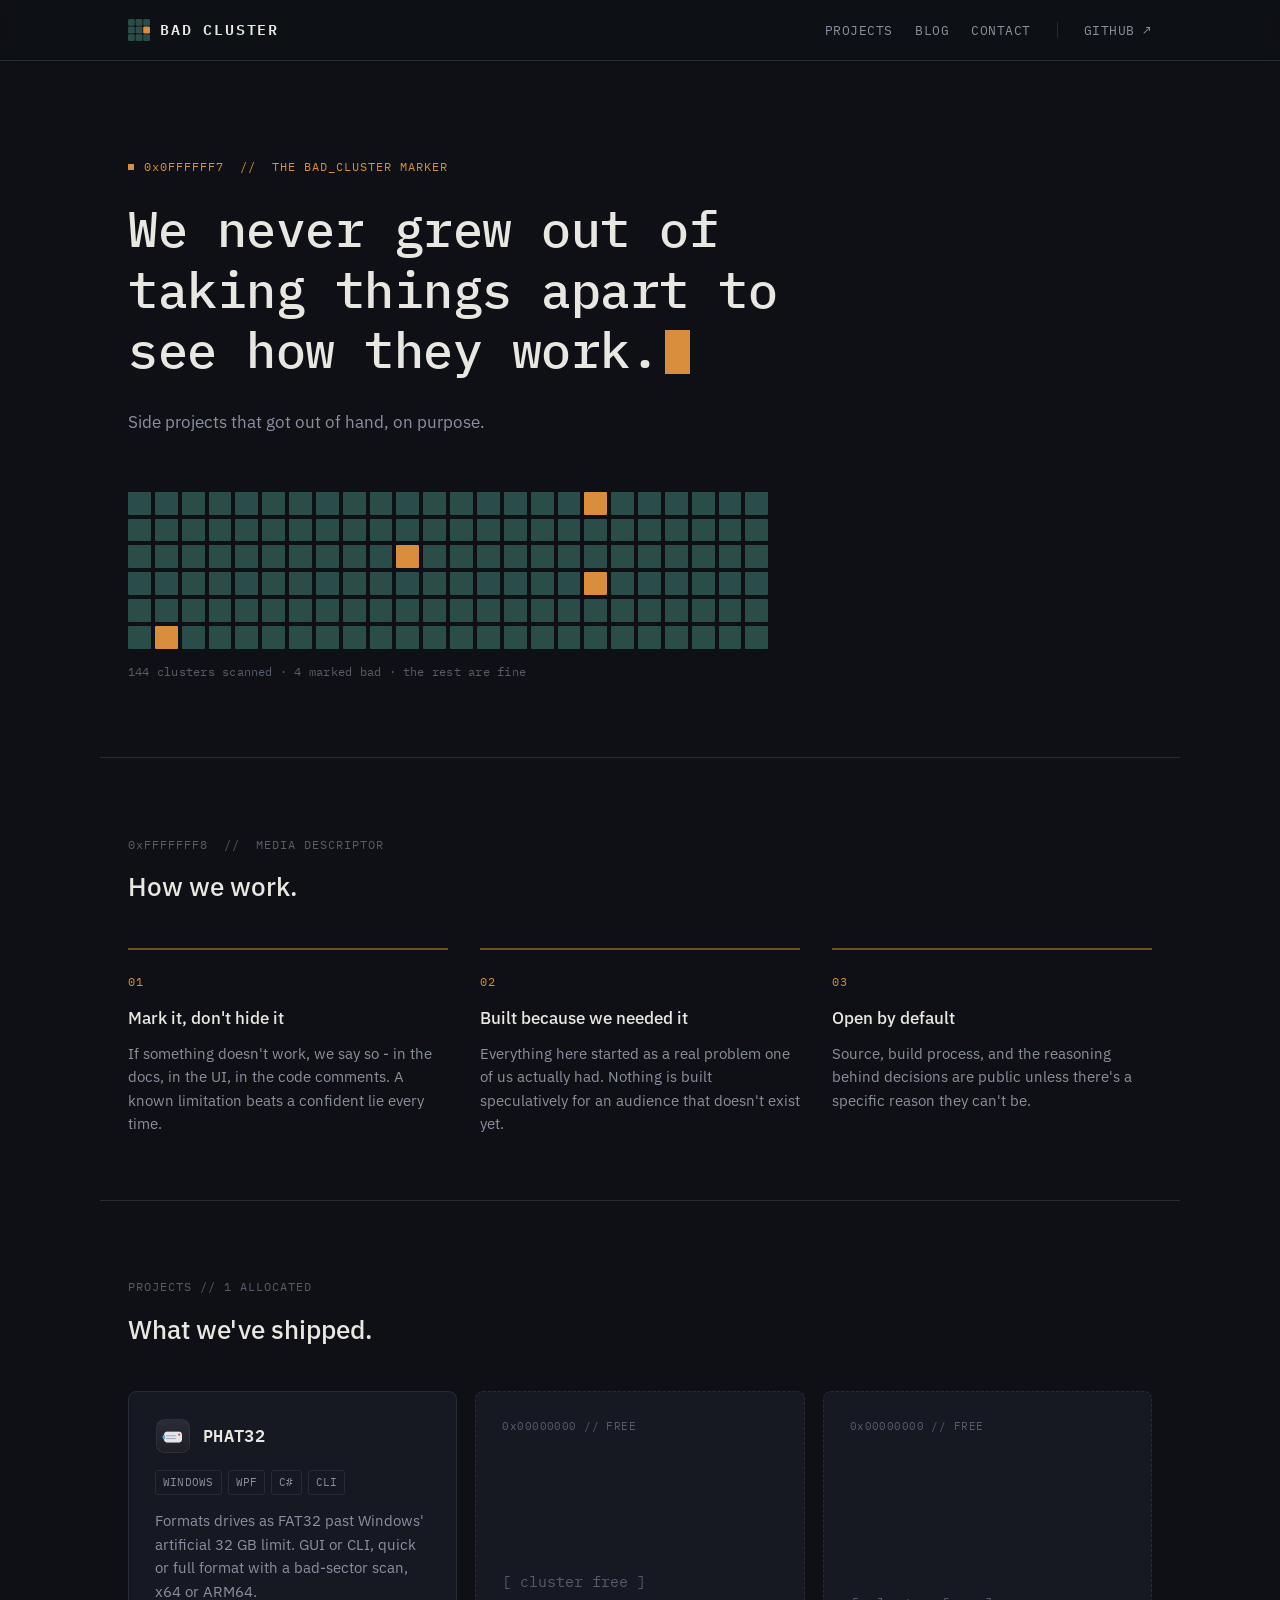
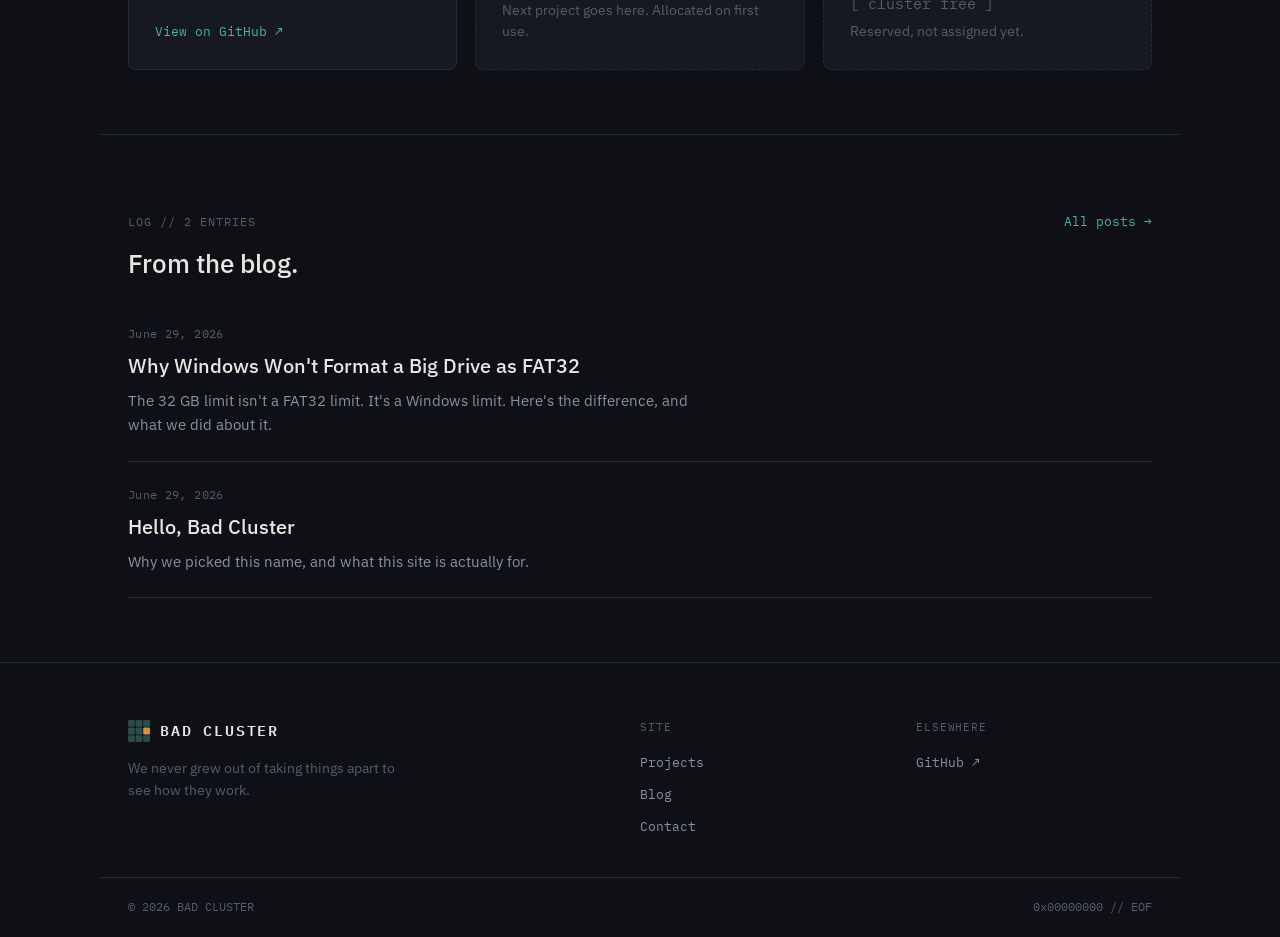
<file: index.html>
<!DOCTYPE html>
<html lang="en">
<head>
<meta charset="UTF-8">
<meta name="viewport" content="width=device-width, initial-scale=1.0">
<title>Bad Cluster</title>
<meta name="description" content="Side projects that got out of hand, on purpose.">
<link rel="canonical" href="https://badcluster.dev/">
<link rel="icon" href="/assets/favicon.ico">
<link rel="apple-touch-icon" href="/assets/logo/apple-touch-icon-512.png">
<link rel="stylesheet" href="/styles.css">
<link rel="preconnect" href="https://fonts.googleapis.com">
<link rel="preconnect" href="https://fonts.gstatic.com" crossorigin>
<link href="https://fonts.googleapis.com/css2?family=IBM+Plex+Mono:wght@400;500;600&family=IBM+Plex+Sans:wght@400;500;600&display=swap" rel="stylesheet">
</head>
<body>
<header>
  <div class="header-inner">
    <a class="wordmark" href="/"><svg class="wordmark-icon" viewBox="0 0 110 110" aria-hidden="true">
  <rect x="0" y="0" width="34" height="34" rx="6" fill="#2A4D49"/>
  <rect x="38" y="0" width="34" height="34" rx="6" fill="#2A4D49"/>
  <rect x="76" y="0" width="34" height="34" rx="6" fill="#2A4D49"/>
  <rect x="0" y="38" width="34" height="34" rx="6" fill="#2A4D49"/>
  <rect x="38" y="38" width="34" height="34" rx="6" fill="#2A4D49"/>
  <rect x="76" y="38" width="34" height="34" rx="6" fill="#D98E3E"/>
  <rect x="0" y="76" width="34" height="34" rx="6" fill="#2A4D49"/>
  <rect x="38" y="76" width="34" height="34" rx="6" fill="#2A4D49"/>
  <rect x="76" y="76" width="34" height="34" rx="6" fill="#2A4D49"/>
</svg>BAD CLUSTER</a>
    <button class="nav-toggle" id="navToggle" aria-expanded="false" aria-controls="primaryNav">MENU</button>
    <nav class="nav" id="primaryNav">
      <div class="nav-links">
        <a class="nav-link" href="/#projects">PROJECTS</a>
        <a class="nav-link" href="/blog/">BLOG</a>
        <a class="nav-link" href="/contact/">CONTACT</a>
      </div>
      <div class="nav-divider" aria-hidden="true"></div>
      <a class="nav-link" href="https://github.com/arelas" target="_blank" rel="noopener">GITHUB &#8599;</a>
    </nav>
  </div>
</header>
<script>
  document.getElementById('navToggle').addEventListener('click', function () {
    var nav = document.getElementById('primaryNav');
    var open = nav.classList.toggle('is-open');
    this.setAttribute('aria-expanded', open ? 'true' : 'false');
  });
</script>
<main>

<section class="hero wrap">
  <p class="eyebrow">0x0FFFFFF7 &nbsp;//&nbsp; THE BAD_CLUSTER MARKER</p>
  <h1>We never grew out of taking things apart to see how they work.<span class="hero-cursor" aria-hidden="true"></span></h1>
  <p class="hero-sub">Side projects that got out of hand, on purpose.</p>

  <div class="sector-grid" aria-hidden="true">
      <span class="cell"></span>
      <span class="cell"></span>
      <span class="cell"></span>
      <span class="cell"></span>
      <span class="cell"></span>
      <span class="cell"></span>
      <span class="cell"></span>
      <span class="cell"></span>
      <span class="cell"></span>
      <span class="cell"></span>
      <span class="cell"></span>
      <span class="cell"></span>
      <span class="cell"></span>
      <span class="cell"></span>
      <span class="cell"></span>
      <span class="cell"></span>
      <span class="cell"></span>
      <span class="cell bad" data-tip="0x0FFFFFF7 BAD_CLUSTER"></span>
      <span class="cell"></span>
      <span class="cell"></span>
      <span class="cell"></span>
      <span class="cell"></span>
      <span class="cell"></span>
      <span class="cell"></span>
      <span class="cell"></span>
      <span class="cell"></span>
      <span class="cell"></span>
      <span class="cell"></span>
      <span class="cell"></span>
      <span class="cell"></span>
      <span class="cell"></span>
      <span class="cell"></span>
      <span class="cell"></span>
      <span class="cell"></span>
      <span class="cell"></span>
      <span class="cell"></span>
      <span class="cell"></span>
      <span class="cell"></span>
      <span class="cell"></span>
      <span class="cell"></span>
      <span class="cell"></span>
      <span class="cell"></span>
      <span class="cell"></span>
      <span class="cell"></span>
      <span class="cell"></span>
      <span class="cell"></span>
      <span class="cell"></span>
      <span class="cell"></span>
      <span class="cell"></span>
      <span class="cell"></span>
      <span class="cell"></span>
      <span class="cell"></span>
      <span class="cell"></span>
      <span class="cell"></span>
      <span class="cell"></span>
      <span class="cell"></span>
      <span class="cell"></span>
      <span class="cell"></span>
      <span class="cell bad" data-tip="0x0FFFFFF7 BAD_CLUSTER"></span>
      <span class="cell"></span>
      <span class="cell"></span>
      <span class="cell"></span>
      <span class="cell"></span>
      <span class="cell"></span>
      <span class="cell"></span>
      <span class="cell"></span>
      <span class="cell"></span>
      <span class="cell"></span>
      <span class="cell"></span>
      <span class="cell"></span>
      <span class="cell"></span>
      <span class="cell"></span>
      <span class="cell"></span>
      <span class="cell"></span>
      <span class="cell"></span>
      <span class="cell"></span>
      <span class="cell"></span>
      <span class="cell"></span>
      <span class="cell"></span>
      <span class="cell"></span>
      <span class="cell"></span>
      <span class="cell"></span>
      <span class="cell"></span>
      <span class="cell"></span>
      <span class="cell"></span>
      <span class="cell"></span>
      <span class="cell"></span>
      <span class="cell"></span>
      <span class="cell"></span>
      <span class="cell bad" data-tip="0x0FFFFFF7 BAD_CLUSTER"></span>
      <span class="cell"></span>
      <span class="cell"></span>
      <span class="cell"></span>
      <span class="cell"></span>
      <span class="cell"></span>
      <span class="cell"></span>
      <span class="cell"></span>
      <span class="cell"></span>
      <span class="cell"></span>
      <span class="cell"></span>
      <span class="cell"></span>
      <span class="cell"></span>
      <span class="cell"></span>
      <span class="cell"></span>
      <span class="cell"></span>
      <span class="cell"></span>
      <span class="cell"></span>
      <span class="cell"></span>
      <span class="cell"></span>
      <span class="cell"></span>
      <span class="cell"></span>
      <span class="cell"></span>
      <span class="cell"></span>
      <span class="cell"></span>
      <span class="cell"></span>
      <span class="cell"></span>
      <span class="cell"></span>
      <span class="cell"></span>
      <span class="cell"></span>
      <span class="cell"></span>
      <span class="cell"></span>
      <span class="cell bad" data-tip="0x0FFFFFF7 BAD_CLUSTER"></span>
      <span class="cell"></span>
      <span class="cell"></span>
      <span class="cell"></span>
      <span class="cell"></span>
      <span class="cell"></span>
      <span class="cell"></span>
      <span class="cell"></span>
      <span class="cell"></span>
      <span class="cell"></span>
      <span class="cell"></span>
      <span class="cell"></span>
      <span class="cell"></span>
      <span class="cell"></span>
      <span class="cell"></span>
      <span class="cell"></span>
      <span class="cell"></span>
      <span class="cell"></span>
      <span class="cell"></span>
      <span class="cell"></span>
      <span class="cell"></span>
      <span class="cell"></span>
      <span class="cell"></span>
  </div>
  <p class="sector-caption">144 clusters scanned &middot; 4 marked bad &middot; the rest are fine</p>
</section>

<section class="block wrap" id="approach">
  <div class="section-head">
    <div>
      <p class="section-eyebrow">0xFFFFFFF8 &nbsp;//&nbsp; MEDIA DESCRIPTOR</p>
      <h2>How we work.</h2>
    </div>
  </div>

  <div class="principle-grid">
    <div class="principle">
      <span class="principle-marker">01</span>
      <h3>Mark it, don't hide it</h3>
      <p>If something doesn't work, we say so - in the docs, in the UI, in the code comments. A known limitation beats a confident lie every time.</p>
    </div>
    <div class="principle">
      <span class="principle-marker">02</span>
      <h3>Built because we needed it</h3>
      <p>Everything here started as a real problem one of us actually had. Nothing is built speculatively for an audience that doesn't exist yet.</p>
    </div>
    <div class="principle">
      <span class="principle-marker">03</span>
      <h3>Open by default</h3>
      <p>Source, build process, and the reasoning behind decisions are public unless there's a specific reason they can't be.</p>
    </div>
  </div>
</section>

<section class="block wrap" id="projects">
  <div class="section-head">
    <div>
      <p class="section-eyebrow">PROJECTS // 1 ALLOCATED</p>
      <h2>What we've shipped.</h2>
    </div>
  </div>

  <div class="project-grid">

    <a class="card shipped" href="https://github.com/arelas/Phat32" target="_blank" rel="noopener">
      <div class="card-top">
        <img class="card-icon" src="/assets/phat32-icon.png" alt="">
        <span class="card-title">PHAT32</span>
      </div>
      <div class="tags">
        <span class="tag">WINDOWS</span>
        <span class="tag">WPF</span>
        <span class="tag">C#</span>
        <span class="tag">CLI</span>
      </div>
      <p class="card-desc">Formats drives as FAT32 past Windows' artificial 32&nbsp;GB limit. GUI or CLI, quick or full format with a bad-sector scan, x64 or ARM64.</p>
      <span class="card-link">View on GitHub &#8599;</span>
    </a>

    <div class="card empty">
      <span class="marker">0x00000000 // FREE</span>
      <div>
        <p class="empty-label">[ cluster free ]</p>
        <p class="empty-sub">Next project goes here. Allocated on first use.</p>
      </div>
    </div>

    <div class="card empty">
      <span class="marker">0x00000000 // FREE</span>
      <div>
        <p class="empty-label">[ cluster free ]</p>
        <p class="empty-sub">Reserved, not assigned yet.</p>
      </div>
    </div>

  </div>
</section>

<section class="block wrap">
  <div class="section-head">
    <div>
      <p class="section-eyebrow">LOG // 2 ENTRIES</p>
      <h2>From the blog.</h2>
    </div>
    <a class="section-link" href="/blog/">All posts &#8594;</a>
  </div>
  <div class="post-list">
      <a class="post-item" href="/blog/fat32-32gb-limit/">
        <span class="post-meta">June 29, 2026</span>
        <span class="post-item-title">Why Windows Won't Format a Big Drive as FAT32</span>
        <span class="post-item-summary">The 32 GB limit isn't a FAT32 limit. It's a Windows limit. Here's the difference, and what we did about it.</span>
      </a>

      <a class="post-item" href="/blog/hello-bad-cluster/">
        <span class="post-meta">June 29, 2026</span>
        <span class="post-item-title">Hello, Bad Cluster</span>
        <span class="post-item-summary">Why we picked this name, and what this site is actually for.</span>
      </a>
  </div>
</section>

</main>
<footer>
  <div class="wrap footer-grid">
    <div class="footer-brand">
      <a class="wordmark" href="/"><svg class="wordmark-icon" viewBox="0 0 110 110" aria-hidden="true">
  <rect x="0" y="0" width="34" height="34" rx="6" fill="#2A4D49"/>
  <rect x="38" y="0" width="34" height="34" rx="6" fill="#2A4D49"/>
  <rect x="76" y="0" width="34" height="34" rx="6" fill="#2A4D49"/>
  <rect x="0" y="38" width="34" height="34" rx="6" fill="#2A4D49"/>
  <rect x="38" y="38" width="34" height="34" rx="6" fill="#2A4D49"/>
  <rect x="76" y="38" width="34" height="34" rx="6" fill="#D98E3E"/>
  <rect x="0" y="76" width="34" height="34" rx="6" fill="#2A4D49"/>
  <rect x="38" y="76" width="34" height="34" rx="6" fill="#2A4D49"/>
  <rect x="76" y="76" width="34" height="34" rx="6" fill="#2A4D49"/>
</svg>BAD CLUSTER</a>
      <p class="footer-tagline">We never grew out of taking things apart to see how they work.</p>
    </div>
    <div class="footer-col">
      <p class="footer-col-head">SITE</p>
      <a href="/#projects">Projects</a>
      <a href="/blog/">Blog</a>
      <a href="/contact/">Contact</a>
    </div>
    <div class="footer-col">
      <p class="footer-col-head">ELSEWHERE</p>
      <a href="https://github.com/arelas" target="_blank" rel="noopener">GitHub &#8599;</a>
    </div>
  </div>
  <div class="wrap footer-bottom">
    <span>&copy; 2026 BAD CLUSTER</span>
    <span class="footer-marker">0x00000000 // EOF</span>
  </div>
</footer>
</body>
</html>
</file>
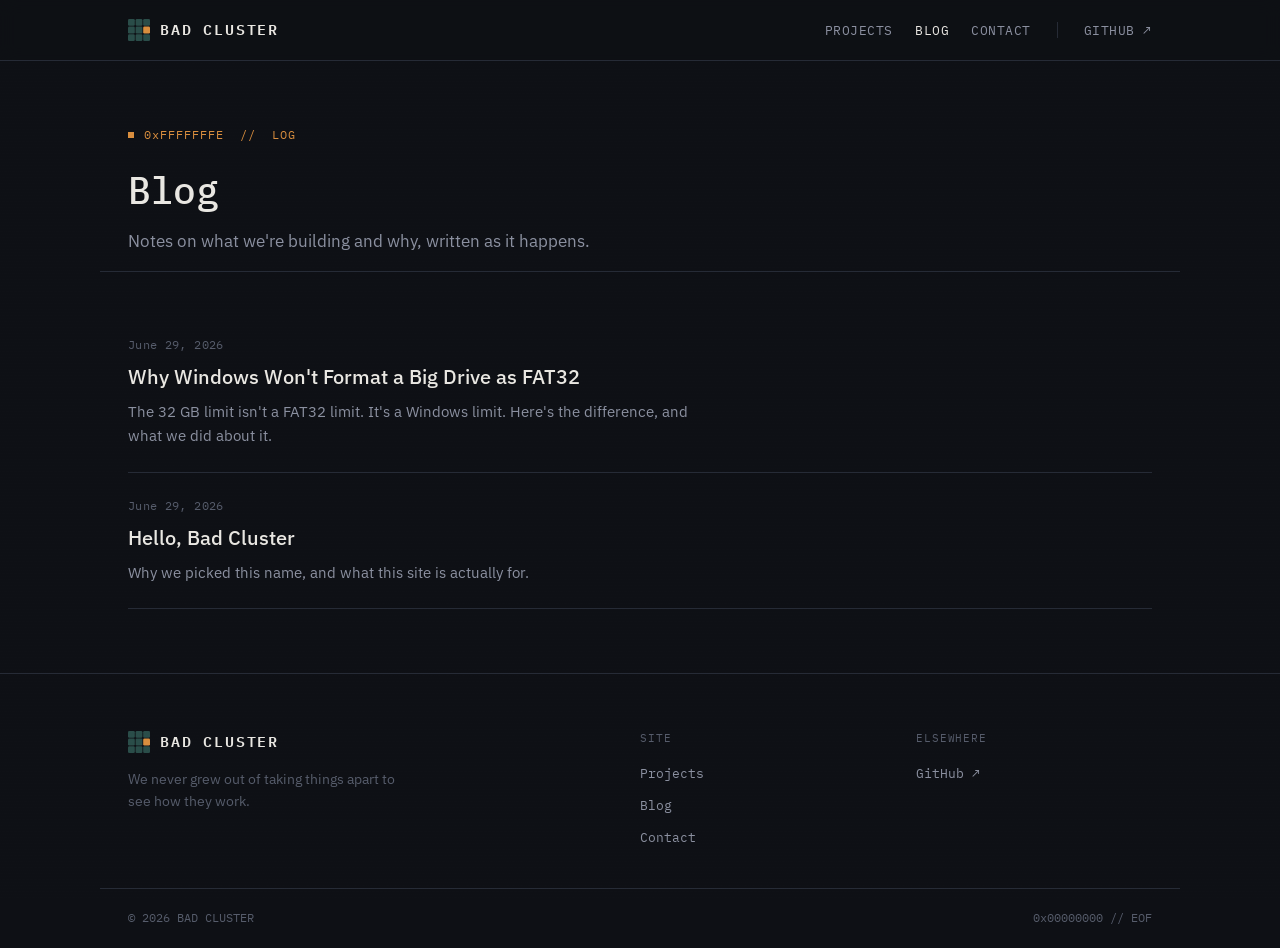
<file: blog/index.html>
<!DOCTYPE html>
<html lang="en">
<head>
<meta charset="UTF-8">
<meta name="viewport" content="width=device-width, initial-scale=1.0">
<title>Blog - Bad Cluster</title>
<meta name="description" content="Notes on what Bad Cluster is building and why.">
<link rel="canonical" href="https://badcluster.dev/blog/">
<link rel="icon" href="/assets/favicon.ico">
<link rel="apple-touch-icon" href="/assets/logo/apple-touch-icon-512.png">
<link rel="stylesheet" href="/styles.css">
<link rel="preconnect" href="https://fonts.googleapis.com">
<link rel="preconnect" href="https://fonts.gstatic.com" crossorigin>
<link href="https://fonts.googleapis.com/css2?family=IBM+Plex+Mono:wght@400;500;600&family=IBM+Plex+Sans:wght@400;500;600&display=swap" rel="stylesheet">
</head>
<body>
<header>
  <div class="header-inner">
    <a class="wordmark" href="/"><svg class="wordmark-icon" viewBox="0 0 110 110" aria-hidden="true">
  <rect x="0" y="0" width="34" height="34" rx="6" fill="#2A4D49"/>
  <rect x="38" y="0" width="34" height="34" rx="6" fill="#2A4D49"/>
  <rect x="76" y="0" width="34" height="34" rx="6" fill="#2A4D49"/>
  <rect x="0" y="38" width="34" height="34" rx="6" fill="#2A4D49"/>
  <rect x="38" y="38" width="34" height="34" rx="6" fill="#2A4D49"/>
  <rect x="76" y="38" width="34" height="34" rx="6" fill="#D98E3E"/>
  <rect x="0" y="76" width="34" height="34" rx="6" fill="#2A4D49"/>
  <rect x="38" y="76" width="34" height="34" rx="6" fill="#2A4D49"/>
  <rect x="76" y="76" width="34" height="34" rx="6" fill="#2A4D49"/>
</svg>BAD CLUSTER</a>
    <button class="nav-toggle" id="navToggle" aria-expanded="false" aria-controls="primaryNav">MENU</button>
    <nav class="nav" id="primaryNav">
      <div class="nav-links">
        <a class="nav-link" href="/#projects">PROJECTS</a>
        <a class="nav-link is-active" href="/blog/">BLOG</a>
        <a class="nav-link" href="/contact/">CONTACT</a>
      </div>
      <div class="nav-divider" aria-hidden="true"></div>
      <a class="nav-link" href="https://github.com/arelas" target="_blank" rel="noopener">GITHUB &#8599;</a>
    </nav>
  </div>
</header>
<script>
  document.getElementById('navToggle').addEventListener('click', function () {
    var nav = document.getElementById('primaryNav');
    var open = nav.classList.toggle('is-open');
    this.setAttribute('aria-expanded', open ? 'true' : 'false');
  });
</script>
<main>

<section class="page-hero wrap">
  <p class="eyebrow">0xFFFFFFFE &nbsp;//&nbsp; LOG</p>
  <h1>Blog</h1>
  <p class="hero-sub">Notes on what we're building and why, written as it happens.</p>
</section>
<section class="block wrap">
  <div class="post-list">
      <a class="post-item" href="/blog/fat32-32gb-limit/">
        <span class="post-meta">June 29, 2026</span>
        <span class="post-item-title">Why Windows Won't Format a Big Drive as FAT32</span>
        <span class="post-item-summary">The 32 GB limit isn't a FAT32 limit. It's a Windows limit. Here's the difference, and what we did about it.</span>
      </a>

      <a class="post-item" href="/blog/hello-bad-cluster/">
        <span class="post-meta">June 29, 2026</span>
        <span class="post-item-title">Hello, Bad Cluster</span>
        <span class="post-item-summary">Why we picked this name, and what this site is actually for.</span>
      </a>
    </div>
</section>

</main>
<footer>
  <div class="wrap footer-grid">
    <div class="footer-brand">
      <a class="wordmark" href="/"><svg class="wordmark-icon" viewBox="0 0 110 110" aria-hidden="true">
  <rect x="0" y="0" width="34" height="34" rx="6" fill="#2A4D49"/>
  <rect x="38" y="0" width="34" height="34" rx="6" fill="#2A4D49"/>
  <rect x="76" y="0" width="34" height="34" rx="6" fill="#2A4D49"/>
  <rect x="0" y="38" width="34" height="34" rx="6" fill="#2A4D49"/>
  <rect x="38" y="38" width="34" height="34" rx="6" fill="#2A4D49"/>
  <rect x="76" y="38" width="34" height="34" rx="6" fill="#D98E3E"/>
  <rect x="0" y="76" width="34" height="34" rx="6" fill="#2A4D49"/>
  <rect x="38" y="76" width="34" height="34" rx="6" fill="#2A4D49"/>
  <rect x="76" y="76" width="34" height="34" rx="6" fill="#2A4D49"/>
</svg>BAD CLUSTER</a>
      <p class="footer-tagline">We never grew out of taking things apart to see how they work.</p>
    </div>
    <div class="footer-col">
      <p class="footer-col-head">SITE</p>
      <a href="/#projects">Projects</a>
      <a href="/blog/">Blog</a>
      <a href="/contact/">Contact</a>
    </div>
    <div class="footer-col">
      <p class="footer-col-head">ELSEWHERE</p>
      <a href="https://github.com/arelas" target="_blank" rel="noopener">GitHub &#8599;</a>
    </div>
  </div>
  <div class="wrap footer-bottom">
    <span>&copy; 2026 BAD CLUSTER</span>
    <span class="footer-marker">0x00000000 // EOF</span>
  </div>
</footer>
</body>
</html>
</file>
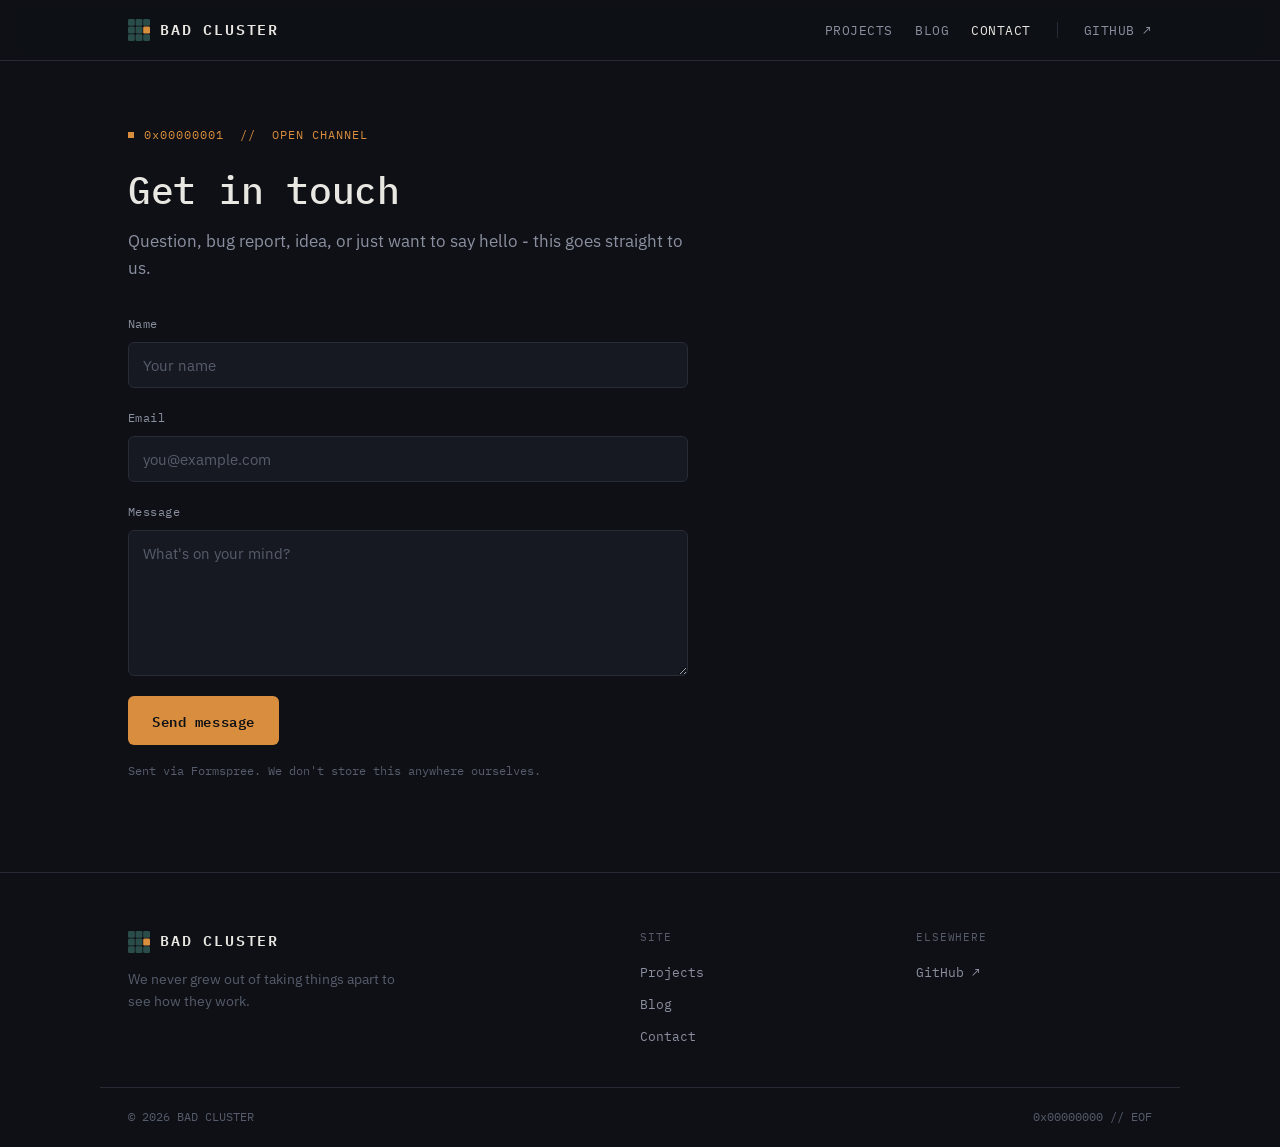
<file: contact/index.html>
<!DOCTYPE html>
<html lang="en">
<head>
<meta charset="UTF-8">
<meta name="viewport" content="width=device-width, initial-scale=1.0">
<title>Contact - Bad Cluster</title>
<meta name="description" content="Get in touch with Bad Cluster.">
<link rel="canonical" href="https://badcluster.dev/contact/">
<link rel="icon" href="/assets/favicon.ico">
<link rel="apple-touch-icon" href="/assets/logo/apple-touch-icon-512.png">
<link rel="stylesheet" href="/styles.css">
<link rel="preconnect" href="https://fonts.googleapis.com">
<link rel="preconnect" href="https://fonts.gstatic.com" crossorigin>
<link href="https://fonts.googleapis.com/css2?family=IBM+Plex+Mono:wght@400;500;600&family=IBM+Plex+Sans:wght@400;500;600&display=swap" rel="stylesheet">
</head>
<body>
<header>
  <div class="header-inner">
    <a class="wordmark" href="/"><svg class="wordmark-icon" viewBox="0 0 110 110" aria-hidden="true">
  <rect x="0" y="0" width="34" height="34" rx="6" fill="#2A4D49"/>
  <rect x="38" y="0" width="34" height="34" rx="6" fill="#2A4D49"/>
  <rect x="76" y="0" width="34" height="34" rx="6" fill="#2A4D49"/>
  <rect x="0" y="38" width="34" height="34" rx="6" fill="#2A4D49"/>
  <rect x="38" y="38" width="34" height="34" rx="6" fill="#2A4D49"/>
  <rect x="76" y="38" width="34" height="34" rx="6" fill="#D98E3E"/>
  <rect x="0" y="76" width="34" height="34" rx="6" fill="#2A4D49"/>
  <rect x="38" y="76" width="34" height="34" rx="6" fill="#2A4D49"/>
  <rect x="76" y="76" width="34" height="34" rx="6" fill="#2A4D49"/>
</svg>BAD CLUSTER</a>
    <button class="nav-toggle" id="navToggle" aria-expanded="false" aria-controls="primaryNav">MENU</button>
    <nav class="nav" id="primaryNav">
      <div class="nav-links">
        <a class="nav-link" href="/#projects">PROJECTS</a>
        <a class="nav-link" href="/blog/">BLOG</a>
        <a class="nav-link is-active" href="/contact/">CONTACT</a>
      </div>
      <div class="nav-divider" aria-hidden="true"></div>
      <a class="nav-link" href="https://github.com/arelas" target="_blank" rel="noopener">GITHUB &#8599;</a>
    </nav>
  </div>
</header>
<script>
  document.getElementById('navToggle').addEventListener('click', function () {
    var nav = document.getElementById('primaryNav');
    var open = nav.classList.toggle('is-open');
    this.setAttribute('aria-expanded', open ? 'true' : 'false');
  });
</script>
<main>

<section class="page-hero wrap">
  <p class="eyebrow">0x00000001 &nbsp;//&nbsp; OPEN CHANNEL</p>
  <h1>Get in touch</h1>
  <p class="hero-sub">Question, bug report, idea, or just want to say hello - this goes straight to us.</p>
</section>
<section class="form-block wrap">
  <form class="contact-form" id="contactForm" action="https://formspree.io/f/mzdlaayv" method="POST">
    <div class="field">
      <label for="name">Name</label>
      <input id="name" name="name" type="text" placeholder="Your name" required>
    </div>
    <div class="field">
      <label for="email">Email</label>
      <input id="email" name="email" type="email" placeholder="you@example.com" required>
    </div>
    <div class="field">
      <label for="message">Message</label>
      <textarea id="message" name="message" rows="6" placeholder="What's on your mind?" required></textarea>
    </div>
    <button class="btn-submit" type="submit" id="contactSubmit">Send message</button>
    <p class="form-note" id="contactNote">Sent via Formspree. We don't store this anywhere ourselves.</p>
  </form>
  <div class="form-success" id="contactSuccess" hidden>
    Message sent. We'll get back to you soon.
  </div>
</section>
<script>
  (function () {
    var form = document.getElementById('contactForm');
    var button = document.getElementById('contactSubmit');
    var note = document.getElementById('contactNote');
    var success = document.getElementById('contactSuccess');

    form.addEventListener('submit', function (e) {
      e.preventDefault();
      button.disabled = true;
      button.textContent = 'Sending...';
      note.textContent = '';

      fetch(form.action, {
        method: 'POST',
        body: new FormData(form),
        headers: { 'Accept': 'application/json' }
      }).then(function (response) {
        if (response.ok) {
          form.hidden = true;
          success.hidden = false;
        } else {
          response.json().then(function (data) {
            var msg = (data && data.errors && data.errors.length)
              ? data.errors.map(function (er) { return er.message; }).join(', ')
              : 'Something went wrong. Please try again.';
            note.textContent = msg;
            note.style.color = 'var(--accent-copper)';
            button.disabled = false;
            button.textContent = 'Send message';
          });
        }
      }).catch(function () {
        note.textContent = 'Something went wrong. Please check your connection and try again.';
        note.style.color = 'var(--accent-copper)';
        button.disabled = false;
        button.textContent = 'Send message';
      });
    });
  })();
</script>

</main>
<footer>
  <div class="wrap footer-grid">
    <div class="footer-brand">
      <a class="wordmark" href="/"><svg class="wordmark-icon" viewBox="0 0 110 110" aria-hidden="true">
  <rect x="0" y="0" width="34" height="34" rx="6" fill="#2A4D49"/>
  <rect x="38" y="0" width="34" height="34" rx="6" fill="#2A4D49"/>
  <rect x="76" y="0" width="34" height="34" rx="6" fill="#2A4D49"/>
  <rect x="0" y="38" width="34" height="34" rx="6" fill="#2A4D49"/>
  <rect x="38" y="38" width="34" height="34" rx="6" fill="#2A4D49"/>
  <rect x="76" y="38" width="34" height="34" rx="6" fill="#D98E3E"/>
  <rect x="0" y="76" width="34" height="34" rx="6" fill="#2A4D49"/>
  <rect x="38" y="76" width="34" height="34" rx="6" fill="#2A4D49"/>
  <rect x="76" y="76" width="34" height="34" rx="6" fill="#2A4D49"/>
</svg>BAD CLUSTER</a>
      <p class="footer-tagline">We never grew out of taking things apart to see how they work.</p>
    </div>
    <div class="footer-col">
      <p class="footer-col-head">SITE</p>
      <a href="/#projects">Projects</a>
      <a href="/blog/">Blog</a>
      <a href="/contact/">Contact</a>
    </div>
    <div class="footer-col">
      <p class="footer-col-head">ELSEWHERE</p>
      <a href="https://github.com/arelas" target="_blank" rel="noopener">GitHub &#8599;</a>
    </div>
  </div>
  <div class="wrap footer-bottom">
    <span>&copy; 2026 BAD CLUSTER</span>
    <span class="footer-marker">0x00000000 // EOF</span>
  </div>
</footer>
</body>
</html>
</file>
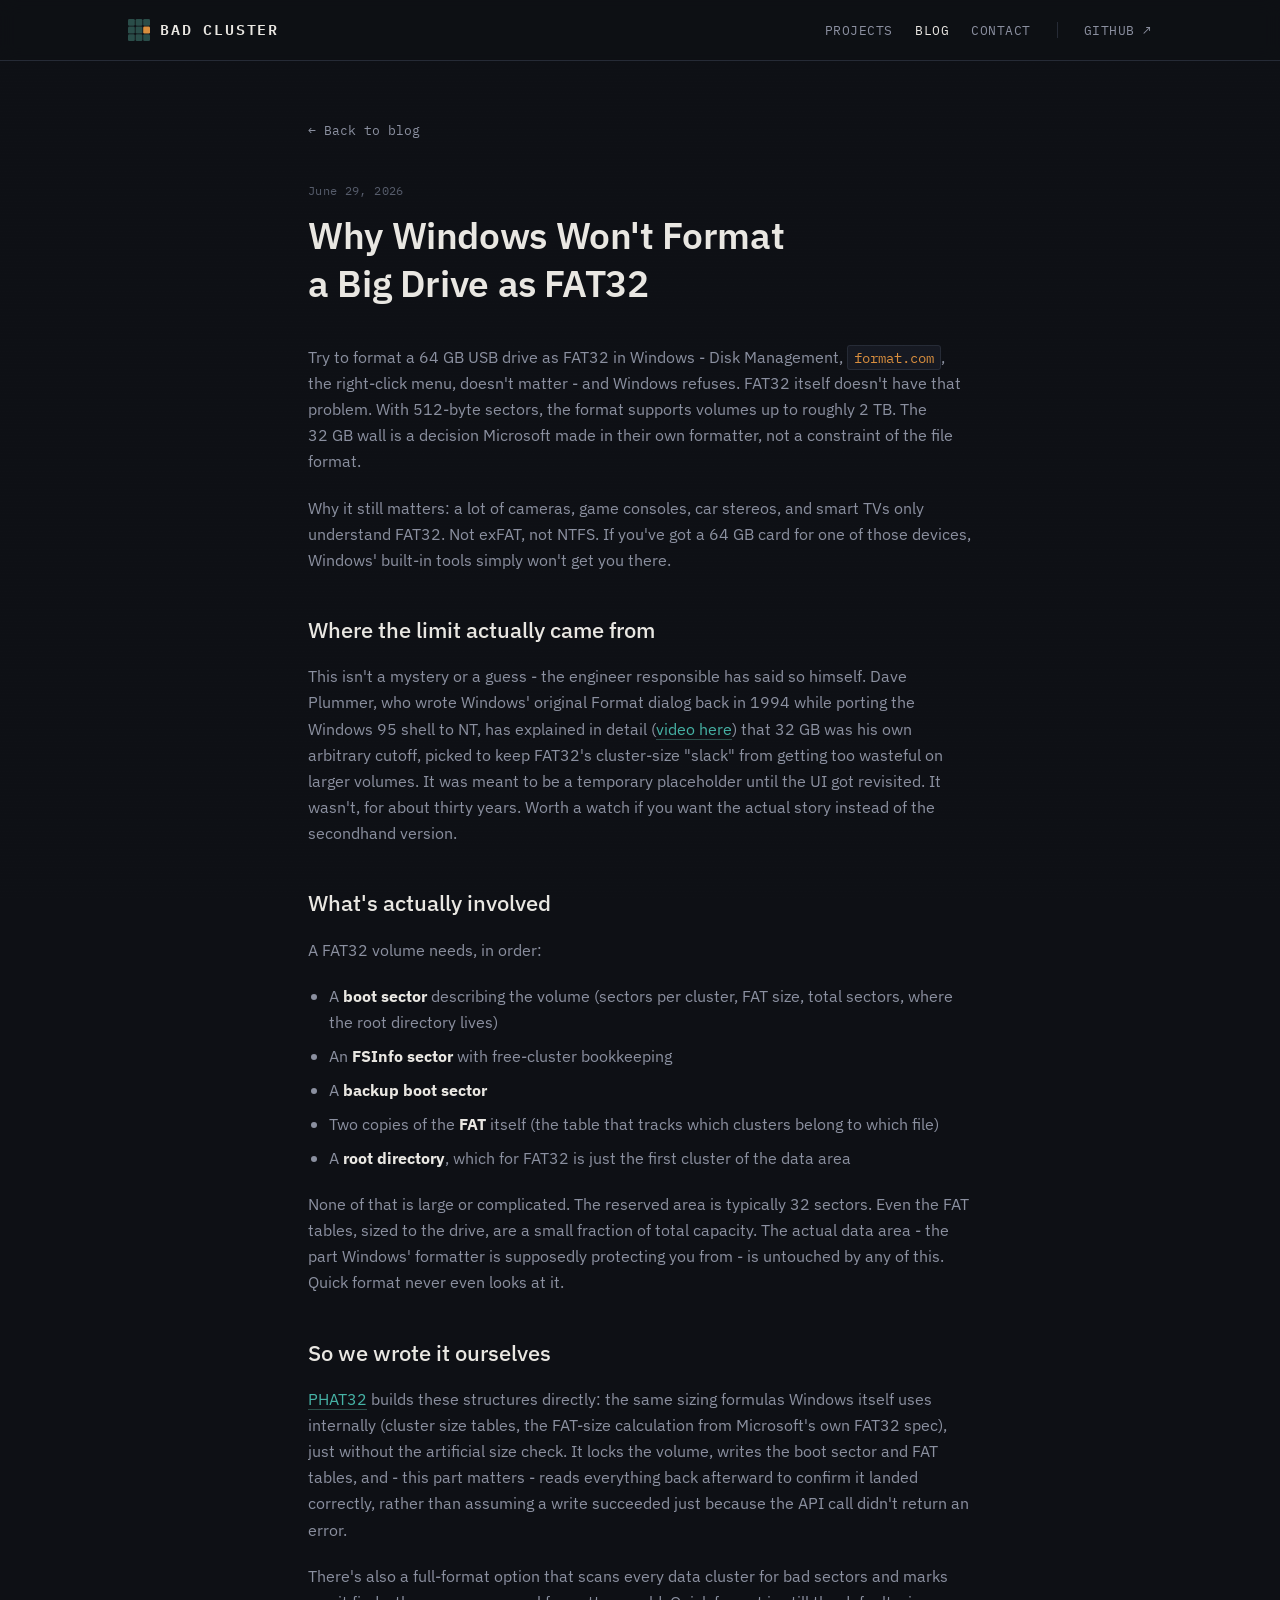
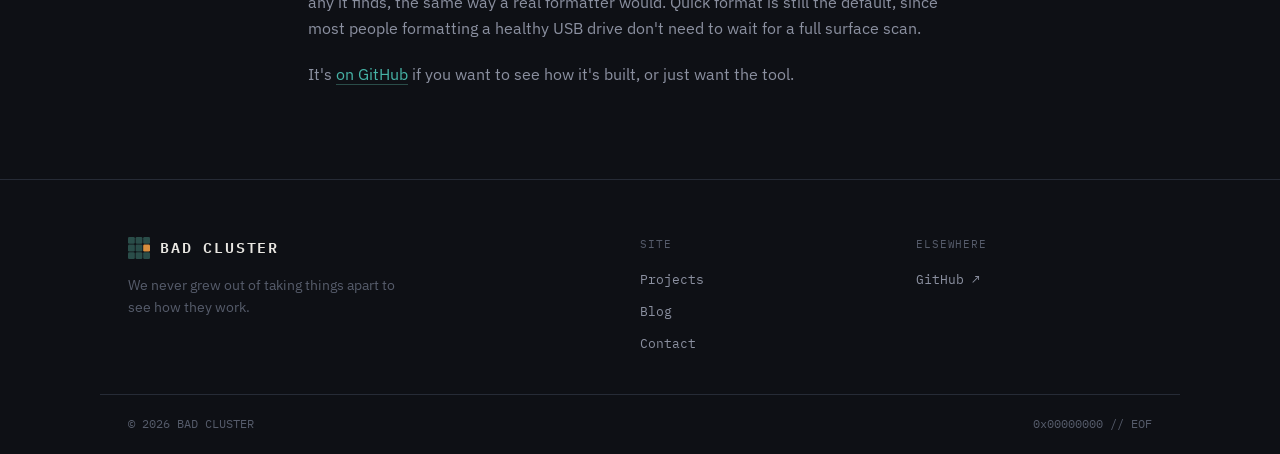
<file: blog/fat32-32gb-limit/index.html>
<!DOCTYPE html>
<html lang="en">
<head>
<meta charset="UTF-8">
<meta name="viewport" content="width=device-width, initial-scale=1.0">
<title>Why Windows Won't Format a Big Drive as FAT32 - Bad Cluster</title>
<meta name="description" content="The 32 GB limit isn't a FAT32 limit. It's a Windows limit. Here's the difference, and what we did about it.">
<link rel="canonical" href="https://badcluster.dev/blog/fat32-32gb-limit/">
<link rel="icon" href="/assets/favicon.ico">
<link rel="apple-touch-icon" href="/assets/logo/apple-touch-icon-512.png">
<link rel="stylesheet" href="/styles.css">
<link rel="preconnect" href="https://fonts.googleapis.com">
<link rel="preconnect" href="https://fonts.gstatic.com" crossorigin>
<link href="https://fonts.googleapis.com/css2?family=IBM+Plex+Mono:wght@400;500;600&family=IBM+Plex+Sans:wght@400;500;600&display=swap" rel="stylesheet">
</head>
<body>
<header>
  <div class="header-inner">
    <a class="wordmark" href="/"><svg class="wordmark-icon" viewBox="0 0 110 110" aria-hidden="true">
  <rect x="0" y="0" width="34" height="34" rx="6" fill="#2A4D49"/>
  <rect x="38" y="0" width="34" height="34" rx="6" fill="#2A4D49"/>
  <rect x="76" y="0" width="34" height="34" rx="6" fill="#2A4D49"/>
  <rect x="0" y="38" width="34" height="34" rx="6" fill="#2A4D49"/>
  <rect x="38" y="38" width="34" height="34" rx="6" fill="#2A4D49"/>
  <rect x="76" y="38" width="34" height="34" rx="6" fill="#D98E3E"/>
  <rect x="0" y="76" width="34" height="34" rx="6" fill="#2A4D49"/>
  <rect x="38" y="76" width="34" height="34" rx="6" fill="#2A4D49"/>
  <rect x="76" y="76" width="34" height="34" rx="6" fill="#2A4D49"/>
</svg>BAD CLUSTER</a>
    <button class="nav-toggle" id="navToggle" aria-expanded="false" aria-controls="primaryNav">MENU</button>
    <nav class="nav" id="primaryNav">
      <div class="nav-links">
        <a class="nav-link" href="/#projects">PROJECTS</a>
        <a class="nav-link is-active" href="/blog/">BLOG</a>
        <a class="nav-link" href="/contact/">CONTACT</a>
      </div>
      <div class="nav-divider" aria-hidden="true"></div>
      <a class="nav-link" href="https://github.com/arelas" target="_blank" rel="noopener">GITHUB &#8599;</a>
    </nav>
  </div>
</header>
<script>
  document.getElementById('navToggle').addEventListener('click', function () {
    var nav = document.getElementById('primaryNav');
    var open = nav.classList.toggle('is-open');
    this.setAttribute('aria-expanded', open ? 'true' : 'false');
  });
</script>
<main>

<article class="wrap-narrow">
  <div class="post-header">
    <a class="back-link" href="/blog/">&larr; Back to blog</a>
    <p class="post-meta">June 29, 2026</p>
    <h1 class="post-title">Why Windows Won't Format a Big Drive as FAT32</h1>
  </div>
  <div class="post-body">
<p>Try to format a 64&nbsp;GB USB drive as FAT32 in Windows - Disk Management,
<code>format.com</code>, the right-click menu, doesn't matter - and Windows refuses.
FAT32 itself doesn't have that problem. With 512-byte sectors, the format
supports volumes up to roughly 2&nbsp;TB. The 32&nbsp;GB wall is a decision
Microsoft made in their own formatter, not a constraint of the file
format.</p>
<p>Why it still matters: a lot of cameras, game consoles, car stereos, and
smart TVs only understand FAT32. Not exFAT, not NTFS. If you've got a
64&nbsp;GB card for one of those devices, Windows' built-in tools simply
won't get you there.</p>
<h2>Where the limit actually came from</h2>
<p>This isn't a mystery or a guess - the engineer responsible has said so
himself. Dave Plummer, who wrote Windows' original Format dialog back in
1994 while porting the Windows 95 shell to NT, has explained in detail
(<a href="https://www.youtube.com/watch?v=bikbJPI-7Kg">video here</a>) that 32&nbsp;GB
was his own arbitrary cutoff, picked to keep FAT32's cluster-size "slack"
from getting too wasteful on larger volumes. It was meant to be a
temporary placeholder until the UI got revisited. It wasn't, for about
thirty years. Worth a watch if you want the actual story instead of the
secondhand version.</p>
<h2>What's actually involved</h2>
<p>A FAT32 volume needs, in order:</p>
<ul>
<li>A <strong>boot sector</strong> describing the volume (sectors per cluster, FAT size,
  total sectors, where the root directory lives)</li>
<li>An <strong>FSInfo sector</strong> with free-cluster bookkeeping</li>
<li>A <strong>backup boot sector</strong></li>
<li>Two copies of the <strong>FAT</strong> itself (the table that tracks which clusters
  belong to which file)</li>
<li>A <strong>root directory</strong>, which for FAT32 is just the first cluster of the
  data area</li>
</ul>
<p>None of that is large or complicated. The reserved area is typically 32
sectors. Even the FAT tables, sized to the drive, are a small fraction of
total capacity. The actual data area - the part Windows' formatter is
supposedly protecting you from - is untouched by any of this. Quick
format never even looks at it.</p>
<h2>So we wrote it ourselves</h2>
<p><a href="/#projects">PHAT32</a> builds these structures directly: the same sizing
formulas Windows itself uses internally (cluster size tables, the FAT-size
calculation from Microsoft's own FAT32 spec), just without the artificial
size check. It locks the volume, writes the boot sector and FAT tables,
and - this part matters - reads everything back afterward to confirm it
landed correctly, rather than assuming a write succeeded just because the
API call didn't return an error.</p>
<p>There's also a full-format option that scans every data cluster for bad
sectors and marks any it finds, the same way a real formatter would.
Quick format is still the default, since most people formatting a healthy
USB drive don't need to wait for a full surface scan.</p>
<p>It's <a href="https://github.com/arelas/Phat32">on GitHub</a> if you want to see how
it's built, or just want the tool.</p>
  </div>
</article>

</main>
<footer>
  <div class="wrap footer-grid">
    <div class="footer-brand">
      <a class="wordmark" href="/"><svg class="wordmark-icon" viewBox="0 0 110 110" aria-hidden="true">
  <rect x="0" y="0" width="34" height="34" rx="6" fill="#2A4D49"/>
  <rect x="38" y="0" width="34" height="34" rx="6" fill="#2A4D49"/>
  <rect x="76" y="0" width="34" height="34" rx="6" fill="#2A4D49"/>
  <rect x="0" y="38" width="34" height="34" rx="6" fill="#2A4D49"/>
  <rect x="38" y="38" width="34" height="34" rx="6" fill="#2A4D49"/>
  <rect x="76" y="38" width="34" height="34" rx="6" fill="#D98E3E"/>
  <rect x="0" y="76" width="34" height="34" rx="6" fill="#2A4D49"/>
  <rect x="38" y="76" width="34" height="34" rx="6" fill="#2A4D49"/>
  <rect x="76" y="76" width="34" height="34" rx="6" fill="#2A4D49"/>
</svg>BAD CLUSTER</a>
      <p class="footer-tagline">We never grew out of taking things apart to see how they work.</p>
    </div>
    <div class="footer-col">
      <p class="footer-col-head">SITE</p>
      <a href="/#projects">Projects</a>
      <a href="/blog/">Blog</a>
      <a href="/contact/">Contact</a>
    </div>
    <div class="footer-col">
      <p class="footer-col-head">ELSEWHERE</p>
      <a href="https://github.com/arelas" target="_blank" rel="noopener">GitHub &#8599;</a>
    </div>
  </div>
  <div class="wrap footer-bottom">
    <span>&copy; 2026 BAD CLUSTER</span>
    <span class="footer-marker">0x00000000 // EOF</span>
  </div>
</footer>
</body>
</html>
</file>
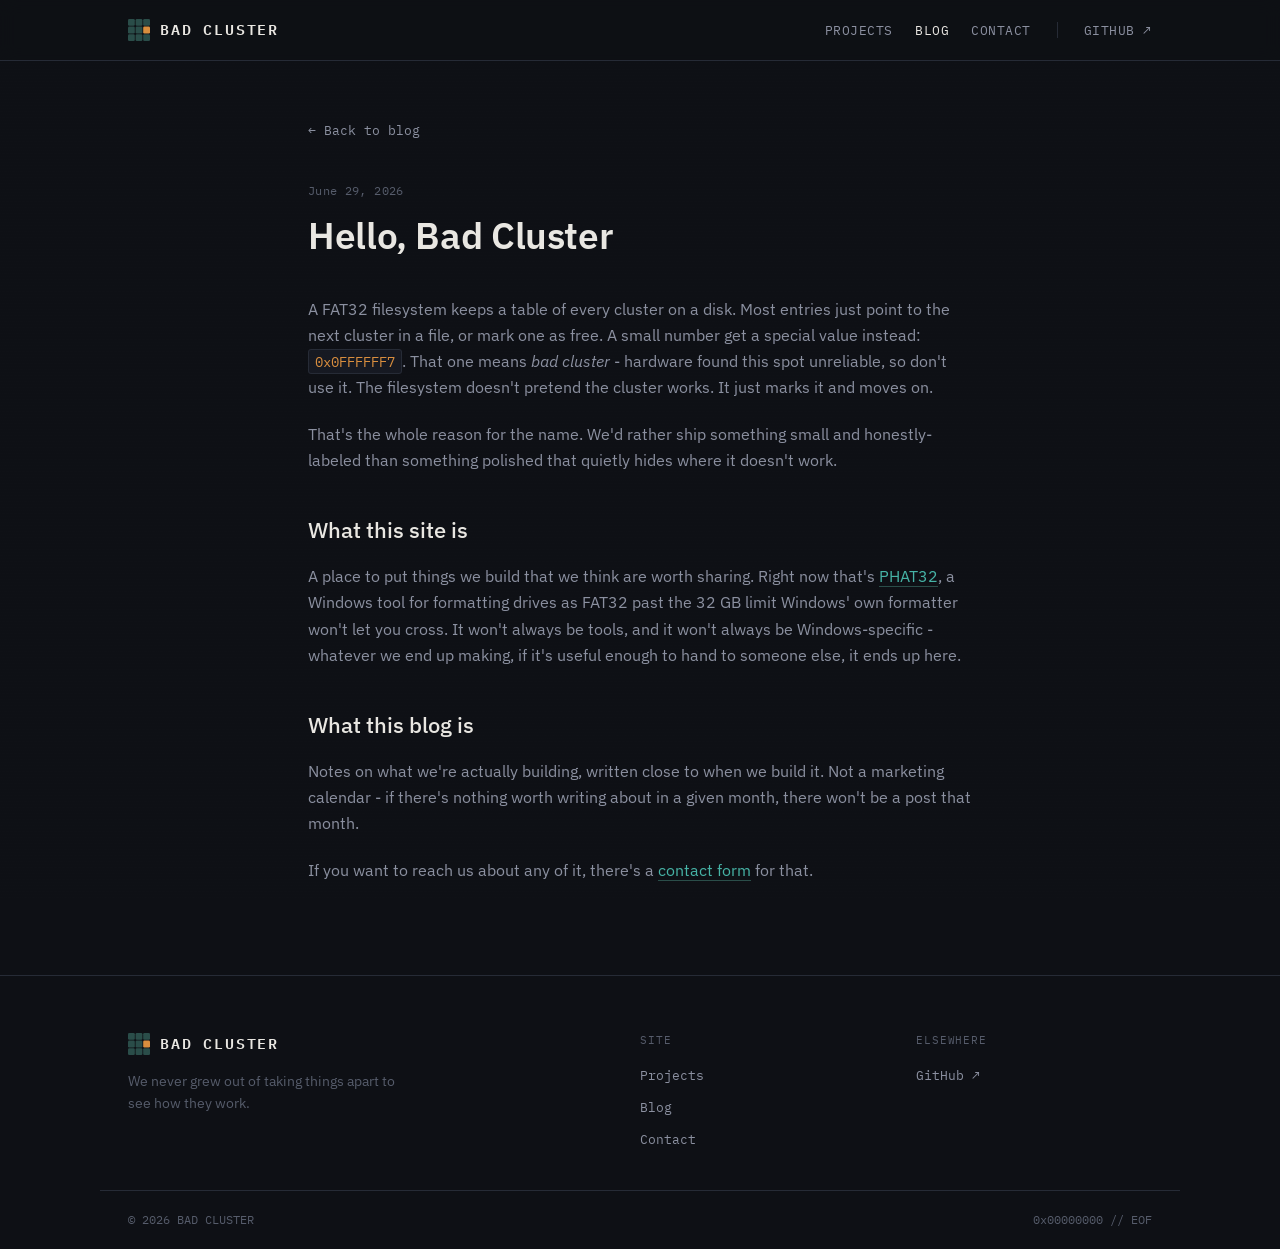
<file: blog/hello-bad-cluster/index.html>
<!DOCTYPE html>
<html lang="en">
<head>
<meta charset="UTF-8">
<meta name="viewport" content="width=device-width, initial-scale=1.0">
<title>Hello, Bad Cluster - Bad Cluster</title>
<meta name="description" content="Why we picked this name, and what this site is actually for.">
<link rel="canonical" href="https://badcluster.dev/blog/hello-bad-cluster/">
<link rel="icon" href="/assets/favicon.ico">
<link rel="apple-touch-icon" href="/assets/logo/apple-touch-icon-512.png">
<link rel="stylesheet" href="/styles.css">
<link rel="preconnect" href="https://fonts.googleapis.com">
<link rel="preconnect" href="https://fonts.gstatic.com" crossorigin>
<link href="https://fonts.googleapis.com/css2?family=IBM+Plex+Mono:wght@400;500;600&family=IBM+Plex+Sans:wght@400;500;600&display=swap" rel="stylesheet">
</head>
<body>
<header>
  <div class="header-inner">
    <a class="wordmark" href="/"><svg class="wordmark-icon" viewBox="0 0 110 110" aria-hidden="true">
  <rect x="0" y="0" width="34" height="34" rx="6" fill="#2A4D49"/>
  <rect x="38" y="0" width="34" height="34" rx="6" fill="#2A4D49"/>
  <rect x="76" y="0" width="34" height="34" rx="6" fill="#2A4D49"/>
  <rect x="0" y="38" width="34" height="34" rx="6" fill="#2A4D49"/>
  <rect x="38" y="38" width="34" height="34" rx="6" fill="#2A4D49"/>
  <rect x="76" y="38" width="34" height="34" rx="6" fill="#D98E3E"/>
  <rect x="0" y="76" width="34" height="34" rx="6" fill="#2A4D49"/>
  <rect x="38" y="76" width="34" height="34" rx="6" fill="#2A4D49"/>
  <rect x="76" y="76" width="34" height="34" rx="6" fill="#2A4D49"/>
</svg>BAD CLUSTER</a>
    <button class="nav-toggle" id="navToggle" aria-expanded="false" aria-controls="primaryNav">MENU</button>
    <nav class="nav" id="primaryNav">
      <div class="nav-links">
        <a class="nav-link" href="/#projects">PROJECTS</a>
        <a class="nav-link is-active" href="/blog/">BLOG</a>
        <a class="nav-link" href="/contact/">CONTACT</a>
      </div>
      <div class="nav-divider" aria-hidden="true"></div>
      <a class="nav-link" href="https://github.com/arelas" target="_blank" rel="noopener">GITHUB &#8599;</a>
    </nav>
  </div>
</header>
<script>
  document.getElementById('navToggle').addEventListener('click', function () {
    var nav = document.getElementById('primaryNav');
    var open = nav.classList.toggle('is-open');
    this.setAttribute('aria-expanded', open ? 'true' : 'false');
  });
</script>
<main>

<article class="wrap-narrow">
  <div class="post-header">
    <a class="back-link" href="/blog/">&larr; Back to blog</a>
    <p class="post-meta">June 29, 2026</p>
    <h1 class="post-title">Hello, Bad Cluster</h1>
  </div>
  <div class="post-body">
<p>A FAT32 filesystem keeps a table of every cluster on a disk. Most entries
just point to the next cluster in a file, or mark one as free. A small
number get a special value instead: <code>0x0FFFFFF7</code>. That one means <em>bad
cluster</em> - hardware found this spot unreliable, so don't use it. The
filesystem doesn't pretend the cluster works. It just marks it and moves
on.</p>
<p>That's the whole reason for the name. We'd rather ship something small and
honestly-labeled than something polished that quietly hides where it
doesn't work.</p>
<h2>What this site is</h2>
<p>A place to put things we build that we think are worth sharing. Right now
that's <a href="/#projects">PHAT32</a>, a Windows tool for formatting drives as FAT32
past the 32&nbsp;GB limit Windows' own formatter won't let you cross. It
won't always be tools, and it won't always be Windows-specific - whatever
we end up making, if it's useful enough to hand to someone else, it ends
up here.</p>
<h2>What this blog is</h2>
<p>Notes on what we're actually building, written close to when we build it.
Not a marketing calendar - if there's nothing worth writing about in a
given month, there won't be a post that month.</p>
<p>If you want to reach us about any of it, there's a <a href="/contact/">contact
form</a> for that.</p>
  </div>
</article>

</main>
<footer>
  <div class="wrap footer-grid">
    <div class="footer-brand">
      <a class="wordmark" href="/"><svg class="wordmark-icon" viewBox="0 0 110 110" aria-hidden="true">
  <rect x="0" y="0" width="34" height="34" rx="6" fill="#2A4D49"/>
  <rect x="38" y="0" width="34" height="34" rx="6" fill="#2A4D49"/>
  <rect x="76" y="0" width="34" height="34" rx="6" fill="#2A4D49"/>
  <rect x="0" y="38" width="34" height="34" rx="6" fill="#2A4D49"/>
  <rect x="38" y="38" width="34" height="34" rx="6" fill="#2A4D49"/>
  <rect x="76" y="38" width="34" height="34" rx="6" fill="#D98E3E"/>
  <rect x="0" y="76" width="34" height="34" rx="6" fill="#2A4D49"/>
  <rect x="38" y="76" width="34" height="34" rx="6" fill="#2A4D49"/>
  <rect x="76" y="76" width="34" height="34" rx="6" fill="#2A4D49"/>
</svg>BAD CLUSTER</a>
      <p class="footer-tagline">We never grew out of taking things apart to see how they work.</p>
    </div>
    <div class="footer-col">
      <p class="footer-col-head">SITE</p>
      <a href="/#projects">Projects</a>
      <a href="/blog/">Blog</a>
      <a href="/contact/">Contact</a>
    </div>
    <div class="footer-col">
      <p class="footer-col-head">ELSEWHERE</p>
      <a href="https://github.com/arelas" target="_blank" rel="noopener">GitHub &#8599;</a>
    </div>
  </div>
  <div class="wrap footer-bottom">
    <span>&copy; 2026 BAD CLUSTER</span>
    <span class="footer-marker">0x00000000 // EOF</span>
  </div>
</footer>
</body>
</html>
</file>
<file: styles.css>
:root {
  --bg-void: #0E1015;
  --bg-panel: #161922;
  --bg-panel-2: #1C2029;
  --ink: #E9E7E2;
  --ink-dim: #8B90A0;
  --ink-faint: #565C6B;
  --accent-copper: #D98E3E;
  --accent-copper-dim: #6B4F2A;
  --accent-teal: #46B3A6;
  --accent-teal-dim: #2A4D49;
  --line: #262B36;
  --mono: 'IBM Plex Mono', ui-monospace, monospace;
  --sans: 'IBM Plex Sans', system-ui, sans-serif;
}

* { box-sizing: border-box; }
html { scroll-behavior: smooth; }

body {
  margin: 0;
  background: var(--bg-void);
  color: var(--ink);
  font-family: var(--sans);
  line-height: 1.6;
  -webkit-font-smoothing: antialiased;
  position: relative;
}

body::before {
  content: '';
  position: fixed;
  inset: 0;
  pointer-events: none;
  z-index: 1;
  background-image: repeating-linear-gradient(
    to bottom,
    rgba(255, 255, 255, 0.015) 0px,
    rgba(255, 255, 255, 0.015) 1px,
    transparent 1px,
    transparent 3px
  );
  opacity: 0.4;
}

a { color: inherit; text-decoration: none; }

a:focus-visible,
button:focus-visible,
input:focus-visible,
textarea:focus-visible,
.card:focus-visible {
  outline: 2px solid var(--accent-teal);
  outline-offset: 3px;
  border-radius: 2px;
}

.wrap {
  max-width: 1080px;
  margin: 0 auto;
  padding: 0 28px;
}

.wrap-narrow {
  max-width: 720px;
  margin: 0 auto;
  padding: 0 28px;
}

/* ---- Header --------------------------------------------------------- */

header {
  position: sticky;
  top: 0;
  z-index: 10;
  background: rgba(14, 16, 21, 0.88);
  backdrop-filter: blur(8px);
  border-bottom: 1px solid var(--line);
}

.header-inner {
  display: flex;
  align-items: center;
  justify-content: space-between;
  padding: 18px 28px;
  max-width: 1080px;
  margin: 0 auto;
}

.wordmark {
  font-family: var(--mono);
  font-weight: 600;
  font-size: 0.95rem;
  letter-spacing: 0.12em;
  display: flex;
  align-items: center;
  gap: 10px;
}

.wordmark .wordmark-icon {
  width: 22px;
  height: 22px;
  flex-shrink: 0;
}

.nav {
  display: flex;
  align-items: center;
  gap: 26px;
}

.nav-links {
  display: flex;
  align-items: center;
  gap: 22px;
}

.nav-link {
  font-family: var(--mono);
  font-size: 0.82rem;
  color: var(--ink-dim);
  letter-spacing: 0.04em;
  transition: color 0.15s ease;
}
.nav-link:hover { color: var(--accent-teal); }
.nav-link.is-active { color: var(--ink); }

.nav-divider {
  width: 1px;
  height: 16px;
  background: var(--line);
}

/* ---- Mobile nav toggle ------------------------------------------------ */

.nav-toggle {
  display: none;
  background: none;
  border: none;
  color: var(--ink);
  font-family: var(--mono);
  font-size: 0.78rem;
  letter-spacing: 0.06em;
  cursor: pointer;
  padding: 6px 0;
}

/* ---- Hero (home) ------------------------------------------------------ */

.hero {
  padding-top: 96px;
  padding-bottom: 64px;
}

.eyebrow {
  font-family: var(--mono);
  font-size: 0.78rem;
  letter-spacing: 0.08em;
  color: var(--accent-copper);
  margin: 0 0 22px;
  display: flex;
  align-items: center;
  gap: 10px;
}
.eyebrow::before {
  content: '';
  width: 6px;
  height: 6px;
  background: var(--accent-copper);
  display: inline-block;
}

h1 {
  font-family: var(--mono);
  font-weight: 500;
  font-size: clamp(1.9rem, 4.4vw, 3.1rem);
  line-height: 1.22;
  letter-spacing: -0.01em;
  margin: 0 0 28px;
  max-width: 22ch;
}

h1 .dim { color: var(--ink-dim); }

.hero-cursor {
  display: inline-block;
  width: 0.5em;
  height: 0.9em;
  background: var(--accent-copper);
  margin-left: 6px;
  vertical-align: -0.12em;
  animation: blink 1.1s steps(1) infinite;
}

@keyframes blink {
  0%, 49% { opacity: 1; }
  50%, 100% { opacity: 0; }
}

.hero-sub {
  font-size: 1.05rem;
  color: var(--ink-dim);
  max-width: 46ch;
  margin: 0 0 56px;
}

/* ---- Page hero (blog / contact - smaller, no sector grid) ------------- */

.page-hero {
  padding-top: 64px;
  padding-bottom: 16px;
}

.page-hero h1 {
  font-size: clamp(1.7rem, 3.6vw, 2.4rem);
  max-width: 22ch;
  margin-bottom: 14px;
}

.page-hero .hero-sub {
  margin-bottom: 0;
  max-width: 56ch;
}

/* ---- Sector grid (signature element) ---------------------------------- */

.sector-grid {
  display: grid;
  grid-template-columns: repeat(24, 1fr);
  gap: 4px;
  max-width: 640px;
}

.cell {
  aspect-ratio: 1;
  background: var(--accent-teal-dim);
  border-radius: 1px;
  position: relative;
  transition: background 0.2s ease;
}

.cell.bad {
  background: var(--accent-copper);
}

.cell.bad::after {
  content: attr(data-tip);
  position: absolute;
  bottom: calc(100% + 8px);
  left: 50%;
  transform: translateX(-50%);
  background: var(--bg-panel-2);
  border: 1px solid var(--line);
  color: var(--accent-copper);
  font-family: var(--mono);
  font-size: 0.68rem;
  letter-spacing: 0.03em;
  padding: 5px 9px;
  white-space: nowrap;
  border-radius: 3px;
  opacity: 0;
  pointer-events: none;
  transition: opacity 0.15s ease;
  z-index: 5;
}

.cell.bad:hover::after,
.cell.bad:focus-visible::after {
  opacity: 1;
}

.sector-caption {
  font-family: var(--mono);
  font-size: 0.74rem;
  color: var(--ink-faint);
  margin-top: 14px;
  letter-spacing: 0.02em;
}

/* ---- Section shared ---------------------------------------------------- */

section.block {
  padding-top: 64px;
  padding-bottom: 64px;
  border-top: 1px solid var(--line);
}

.section-head {
  display: flex;
  align-items: baseline;
  justify-content: space-between;
  margin-bottom: 40px;
  flex-wrap: wrap;
  gap: 12px;
}

.section-eyebrow {
  font-family: var(--mono);
  font-size: 0.78rem;
  color: var(--ink-faint);
  letter-spacing: 0.08em;
}

.section-head h2 {
  font-family: var(--sans);
  font-weight: 500;
  font-size: 1.6rem;
  margin: 6px 0 0;
  color: var(--ink);
}

.section-link {
  font-family: var(--mono);
  font-size: 0.82rem;
  color: var(--accent-teal);
  border-bottom: 1px solid transparent;
  transition: border-color 0.15s ease;
  white-space: nowrap;
}
.section-link:hover { border-color: var(--accent-teal); }

/* ---- Project cards ------------------------------------------------------ */

.project-grid {
  display: grid;
  grid-template-columns: repeat(auto-fit, minmax(260px, 1fr));
  gap: 18px;
}

.card {
  background: var(--bg-panel);
  border: 1px solid var(--line);
  border-radius: 8px;
  padding: 26px;
  display: flex;
  flex-direction: column;
  transition: border-color 0.18s ease, transform 0.18s ease;
}

.card.shipped:hover,
.card.shipped:focus-visible {
  border-color: var(--accent-teal-dim);
  transform: translateY(-2px);
}

.card-top {
  display: flex;
  align-items: center;
  gap: 12px;
  margin-bottom: 16px;
}

.card-icon {
  width: 36px;
  height: 36px;
  border-radius: 6px;
  object-fit: cover;
  flex-shrink: 0;
}

.card-title {
  font-family: var(--mono);
  font-weight: 600;
  font-size: 1.05rem;
  letter-spacing: 0.02em;
}

.tags {
  display: flex;
  flex-wrap: wrap;
  gap: 6px;
  margin-bottom: 14px;
}

.tag {
  font-family: var(--mono);
  font-size: 0.68rem;
  color: var(--ink-dim);
  border: 1px solid var(--line);
  border-radius: 3px;
  padding: 3px 7px;
  letter-spacing: 0.02em;
}

.card-desc {
  color: var(--ink-dim);
  font-size: 0.92rem;
  flex-grow: 1;
  margin: 0 0 18px;
}

.card-link {
  font-family: var(--mono);
  font-size: 0.82rem;
  color: var(--accent-teal);
  align-self: flex-start;
  border-bottom: 1px solid transparent;
  transition: border-color 0.15s ease;
}
.card-link:hover { border-color: var(--accent-teal); }

/* Empty / unallocated cards */

.card.empty {
  border-style: dashed;
  border-color: var(--line);
  justify-content: space-between;
  min-height: 168px;
}

.card.empty .marker {
  font-family: var(--mono);
  font-size: 0.68rem;
  color: var(--ink-faint);
  letter-spacing: 0.04em;
}

.card.empty .empty-label {
  font-family: var(--mono);
  color: var(--ink-faint);
  font-size: 0.95rem;
  margin: 14px 0 6px;
}

.card.empty .empty-sub {
  color: var(--ink-faint);
  font-size: 0.85rem;
  margin: 0;
}

/* ---- Principles (how we work) -------------------------------------------- */

.principle-grid {
  display: grid;
  grid-template-columns: repeat(auto-fit, minmax(220px, 1fr));
  gap: 32px;
}

.principle {
  border-top: 2px solid var(--accent-copper-dim);
  padding-top: 18px;
}

.principle-marker {
  font-family: var(--mono);
  font-size: 0.78rem;
  color: var(--accent-copper);
  letter-spacing: 0.06em;
}

.principle h3 {
  font-family: var(--sans);
  font-weight: 500;
  font-size: 1.08rem;
  color: var(--ink);
  margin: 10px 0 10px;
}

.principle p {
  color: var(--ink-dim);
  font-size: 0.92rem;
  margin: 0;
}

/* ---- Blog listing -------------------------------------------------------- */

.post-list {
  display: flex;
  flex-direction: column;
}

.post-item {
  display: flex;
  flex-direction: column;
  gap: 6px;
  padding: 24px 0;
  border-bottom: 1px solid var(--line);
  transition: opacity 0.15s ease;
}

.post-item:first-child { padding-top: 0; }

.post-item:hover .post-item-title { color: var(--accent-teal); }

.post-meta {
  font-family: var(--mono);
  font-size: 0.74rem;
  color: var(--ink-faint);
  letter-spacing: 0.03em;
}

.post-item-title {
  font-family: var(--sans);
  font-weight: 500;
  font-size: 1.25rem;
  color: var(--ink);
  transition: color 0.15s ease;
}

.post-item-summary {
  color: var(--ink-dim);
  font-size: 0.95rem;
  max-width: 64ch;
}

.empty-blog {
  font-family: var(--mono);
  color: var(--ink-faint);
  font-size: 0.92rem;
  padding: 12px 0 32px;
}

/* ---- Blog post (article) ------------------------------------------------- */

.post-header {
  padding: 56px 0 24px;
}

.back-link {
  font-family: var(--mono);
  font-size: 0.8rem;
  color: var(--ink-dim);
  display: inline-block;
  margin-bottom: 28px;
  transition: color 0.15s ease;
}
.back-link:hover { color: var(--accent-teal); }

.post-title {
  font-family: var(--sans);
  font-weight: 600;
  font-size: clamp(1.7rem, 3.6vw, 2.3rem);
  line-height: 1.3;
  margin: 0 0 12px;
}

.post-body {
  padding: 0 0 72px;
  font-size: 1.02rem;
  color: var(--ink);
}

.post-body p { margin: 0 0 20px; color: var(--ink-dim); }
.post-body strong { color: var(--ink); }

.post-body h2 {
  font-family: var(--sans);
  font-weight: 500;
  font-size: 1.35rem;
  color: var(--ink);
  margin: 40px 0 16px;
}

.post-body h3 {
  font-family: var(--sans);
  font-weight: 500;
  font-size: 1.12rem;
  color: var(--ink);
  margin: 32px 0 14px;
}

.post-body a {
  color: var(--accent-teal);
  border-bottom: 1px solid var(--accent-teal-dim);
}
.post-body a:hover { border-color: var(--accent-teal); }

.post-body ul, .post-body ol {
  color: var(--ink-dim);
  margin: 0 0 20px;
  padding-left: 1.3em;
}
.post-body li { margin-bottom: 8px; }

.post-body code {
  font-family: var(--mono);
  background: var(--bg-panel);
  border: 1px solid var(--line);
  border-radius: 3px;
  padding: 2px 6px;
  font-size: 0.88em;
  color: var(--accent-copper);
}

.post-body pre {
  background: var(--bg-panel);
  border: 1px solid var(--line);
  border-radius: 6px;
  padding: 18px;
  overflow-x: auto;
  margin: 0 0 24px;
}
.post-body pre code {
  background: none;
  border: none;
  padding: 0;
  color: var(--ink);
}

.post-body blockquote {
  margin: 0 0 24px;
  padding-left: 18px;
  border-left: 2px solid var(--accent-copper-dim);
  color: var(--ink-dim);
  font-style: normal;
}

/* ---- Contact form --------------------------------------------------------- */

.form-block {
  padding-top: 16px;
  padding-bottom: 80px;
}

form.contact-form[hidden] {
  display: none;
}

form.contact-form {
  display: flex;
  flex-direction: column;
  gap: 20px;
  max-width: 560px;
}

.field {
  display: flex;
  flex-direction: column;
  gap: 8px;
}

.field label {
  font-family: var(--mono);
  font-size: 0.78rem;
  color: var(--ink-dim);
  letter-spacing: 0.04em;
}

.field input,
.field textarea {
  background: var(--bg-panel);
  border: 1px solid var(--line);
  border-radius: 6px;
  color: var(--ink);
  font-family: var(--sans);
  font-size: 0.95rem;
  padding: 12px 14px;
  resize: vertical;
}

.field input::placeholder,
.field textarea::placeholder {
  color: var(--ink-faint);
}

.field input:focus,
.field textarea:focus {
  border-color: var(--accent-teal-dim);
  outline: none;
}

.btn-submit {
  font-family: var(--mono);
  font-size: 0.88rem;
  font-weight: 600;
  letter-spacing: 0.04em;
  color: var(--bg-void);
  background: var(--accent-copper);
  border: none;
  border-radius: 6px;
  padding: 13px 24px;
  cursor: pointer;
  align-self: flex-start;
  transition: background 0.15s ease, transform 0.15s ease;
}
.btn-submit:hover {
  background: #E6A256;
  transform: translateY(-1px);
}

.form-note {
  font-family: var(--mono);
  font-size: 0.76rem;
  color: var(--ink-faint);
  margin-top: -4px;
}

.form-success {
  font-family: var(--mono);
  font-size: 0.92rem;
  color: var(--accent-teal);
  border: 1px solid var(--accent-teal-dim);
  background: rgba(70, 179, 166, 0.08);
  border-radius: 6px;
  padding: 16px 18px;
  max-width: 560px;
}

/* ---- Footer ---------------------------------------------------------------- */

footer {
  border-top: 1px solid var(--line);
  padding: 56px 0 0;
}

.footer-grid {
  display: grid;
  grid-template-columns: 2fr 1fr 1fr;
  gap: 40px;
  padding-bottom: 40px;
}

.footer-brand .wordmark { margin-bottom: 14px; }

.footer-tagline {
  color: var(--ink-faint);
  font-size: 0.86rem;
  max-width: 36ch;
  margin: 0;
}

.footer-col {
  display: flex;
  flex-direction: column;
  gap: 11px;
}

.footer-col-head {
  font-family: var(--mono);
  font-size: 0.7rem;
  color: var(--ink-faint);
  letter-spacing: 0.08em;
  margin: 0 0 4px;
}

.footer-col a {
  font-family: var(--mono);
  font-size: 0.82rem;
  color: var(--ink-dim);
  transition: color 0.15s ease;
  width: fit-content;
}
.footer-col a:hover { color: var(--accent-teal); }

.footer-bottom {
  display: flex;
  justify-content: space-between;
  align-items: center;
  flex-wrap: wrap;
  gap: 10px;
  font-family: var(--mono);
  font-size: 0.74rem;
  color: var(--ink-faint);
  border-top: 1px solid var(--line);
  padding-top: 20px;
  padding-bottom: 20px;
}

/* ---- Reduced motion ---------------------------------------------------------- */

@media (prefers-reduced-motion: reduce) {
  *, .card, .cell, .nav-link, .card-link, .btn-submit {
    transition: none !important;
    scroll-behavior: auto !important;
  }
  .card.shipped:hover, .btn-submit:hover { transform: none; }
  .hero-cursor { animation: none; opacity: 1; }
}

/* ---- Mobile ------------------------------------------------------------------ */

@media (max-width: 640px) {
  .hero { padding-top: 64px; padding-bottom: 48px; }
  .page-hero { padding-top: 48px; padding-bottom: 12px; }
  .sector-grid { grid-template-columns: repeat(16, 1fr); }
  .header-inner { padding: 16px 20px; }
  .wrap, .wrap-narrow { padding: 0 20px; }

  .nav-toggle { display: block; }
  .nav { display: none; }
  .nav.is-open {
    display: flex;
    position: absolute;
    top: 100%;
    left: 0;
    right: 0;
    flex-direction: column;
    align-items: flex-start;
    gap: 16px;
    background: var(--bg-panel);
    border-bottom: 1px solid var(--line);
    padding: 20px;
  }
  .nav.is-open .nav-links {
    flex-direction: column;
    align-items: flex-start;
    gap: 16px;
  }
  .nav.is-open .nav-divider { display: none; }

  .footer-grid {
    grid-template-columns: 1fr;
    gap: 28px;
  }
}
</file>
